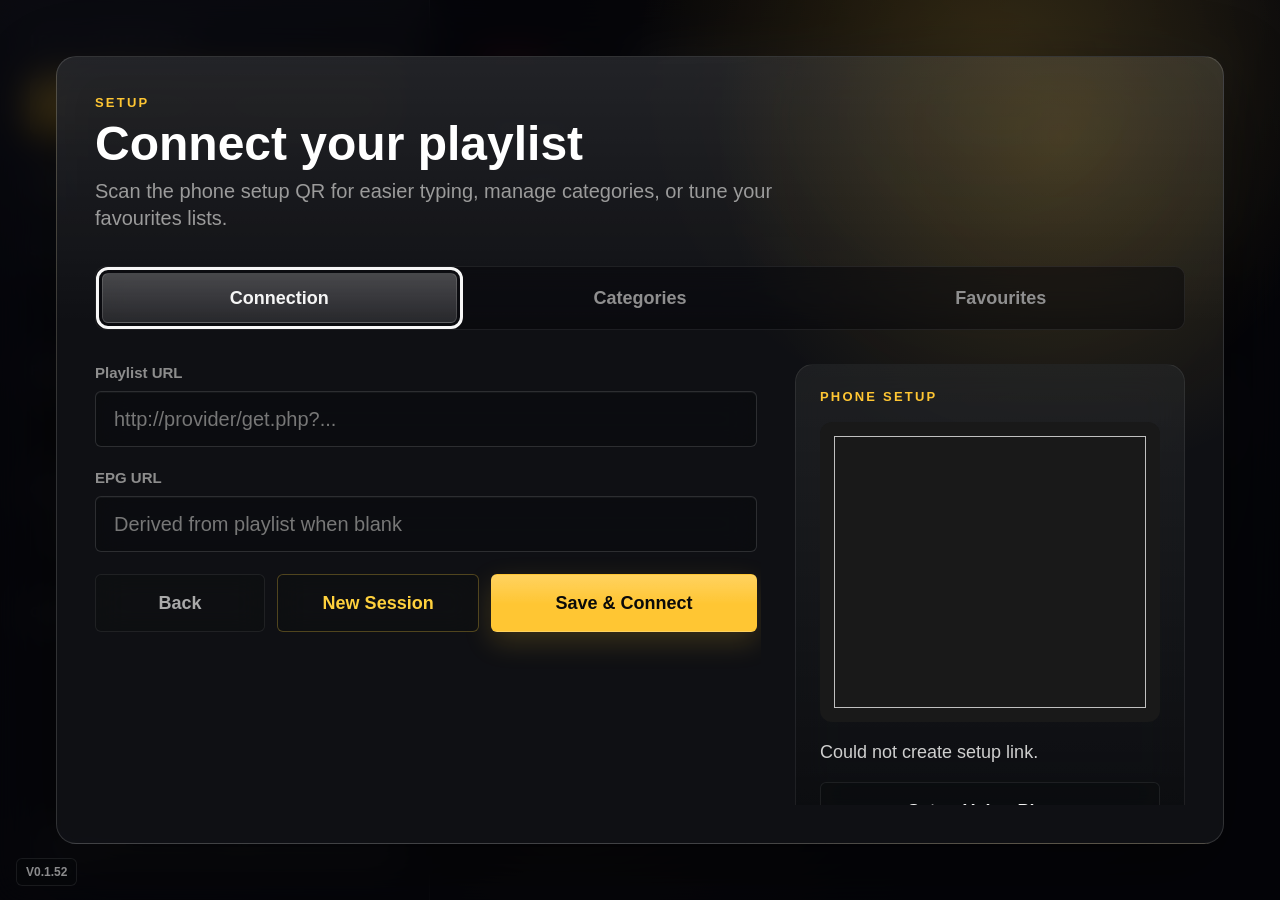
<file: webos-companion/index.html>
<!doctype html>
<html lang="en">
<head>
  <meta charset="utf-8">
  <meta name="viewport" content="width=device-width, initial-scale=1">
  <title>IPTV Sidekick</title>
  <link rel="stylesheet" href="styles.css">
</head>
<body>
  <main class="app">
    <aside class="sidebar">
      <div class="sidebar-controls">
        <h1>IPTV Sidekick</h1>
        <button id="openSetup" class="primary secondary-action" type="button">Setup</button>
        <div class="mode-row library-row">
          <button id="liveMode" class="mode active" type="button">Live TV</button>
          <button id="moviesMode" class="mode" type="button">Movies</button>
        </div>
        <label class="field">
          <span>Search</span>
          <div class="search-row">
            <input id="search" type="search" placeholder="Channels or movie names">
            <button id="searchGo" class="mode search-go" type="button">Go</button>
          </div>
        </label>
        <section class="curated-panel" aria-label="Curated lists">
          <div class="curated-head">
            <span>Favourites</span>
            <button id="newList" type="button">+ New list</button>
          </div>
          <select id="curatedListSelect" class="curated-select"></select>
        </section>
        <label class="field">
          <span>Category</span>
          <select id="categorySelect">
            <option value="">All kept categories</option>
          </select>
        </label>
        <p id="connectionSummary" class="connection-summary">No session connected.</p>
        <button id="showRemoteQrMain" class="mode remote-qr-action" type="button">Remote QR</button>
      </div>
      <p id="status" class="status">Open Setup to add your playlist.</p>
    </aside>

    <section class="content">
      <section class="guide-header">
        <div class="selection">
          <div class="hero-line">
            <span class="on-air">ON AIR</span>
            <span id="selectedChannel">No channel selected</span>
          </div>
          <h2 id="selectedTitle">Nothing selected</h2>
          <p id="selectedMeta"></p>
        </div>
        <div class="preview">
          <video id="player" controls tabindex="0"></video>
        </div>
      </section>
      <nav class="guide-tabs" aria-label="Active filters">
        <span>Channel</span>
        <span>Now</span>
        <span>Next</span>
        <span id="playbackTab">HLS proxy</span>
      </nav>
      <div id="grid" class="grid" tabindex="0"></div>
    </section>

    <section id="setupScreen" class="setup-screen" hidden>
      <div class="setup-panel">
        <div class="setup-copy">
          <p class="setup-kicker">Setup</p>
          <h2>Connect your playlist</h2>
          <p>Scan the phone setup QR for easier typing, manage categories, or tune your favourites lists.</p>
        </div>

        <nav class="setup-tabs" aria-label="Setup sections">
          <button id="setupTabConnection" class="setup-tab active" type="button" data-setup-tab="connection">Connection</button>
          <button id="setupTabCategories" class="setup-tab" type="button" data-setup-tab="categories">Categories</button>
          <button id="setupTabFavourites" class="setup-tab" type="button" data-setup-tab="favourites">Favourites</button>
        </nav>

        <div class="setup-tab-panels">
          <section id="setupConnectionPanel" class="setup-tab-panel" data-setup-panel="connection">
            <div class="setup-grid">
              <div class="setup-form">
                <label class="field">
                  <span>Playlist URL</span>
                  <input id="playlistUrl" type="url" placeholder="http://provider/get.php?...">
                </label>
                <label class="field">
                  <span>EPG URL</span>
                  <input id="epgUrl" type="url" placeholder="Derived from playlist when blank">
                </label>
                <div class="setup-actions">
                  <button id="closeSetup" class="mode" type="button">Back</button>
                  <button id="newSession" class="mode setup-new-session" type="button">New Session</button>
                  <button id="saveSetup" class="primary" type="button">Save & Connect</button>
                </div>
                <div id="setupProgress" class="setup-progress" role="status" aria-live="polite" hidden>
                  <span id="setupProgressText">Connecting...</span>
                  <span class="setup-progress-bar" aria-hidden="true"></span>
                </div>
              </div>

              <aside class="setup-qr">
                <p class="setup-kicker">Phone setup</p>
                <img id="setupQr" alt="">
                <p id="setupUrlText">Creating phone setup link...</p>
                <button id="startPhoneSetup" class="mode setup-phone-button" type="button">Setup Using Phone</button>
              </aside>
            </div>
          </section>

          <section id="setupCategoriesPanel" class="setup-tab-panel" data-setup-panel="categories" hidden>
            <header class="setup-section-header">
              <div>
                <p class="setup-kicker">Visible categories</p>
                <h3>Choose what to keep</h3>
                <p id="setupCategorySummary">All categories are selected by default. Deselect anything you do not want to see.</p>
              </div>
              <div class="setup-category-actions">
                <button id="selectAllCategories" class="mode" type="button">Select all</button>
                <button id="clearCategories" class="mode" type="button">Clear</button>
              </div>
            </header>
            <div id="setupCategoryList" class="setup-category-list" tabindex="0"></div>
            <footer class="setup-panel-footer">
              <button id="backToPlaylistSetup" class="mode" type="button">Back</button>
              <button id="finishCategorySetup" class="primary" type="button">Save Categories</button>
            </footer>
          </section>

          <section id="setupFavouritesPanel" class="setup-tab-panel" data-setup-panel="favourites" hidden>
            <header class="setup-section-header">
              <div>
                <p class="setup-kicker">Favourites</p>
                <h3>Manage lists</h3>
                <p>Create smaller channel lists for quicker browsing from the TV or phone remote.</p>
              </div>
              <button id="setupNewList" class="primary setup-new-list" type="button">Add list</button>
            </header>
            <div id="setupListRows" class="setup-list-rows" tabindex="0"></div>
            <footer class="setup-panel-footer">
              <p id="setupListSummary" class="setup-list-summary">Connect first to manage lists.</p>
              <button id="closeSetupFromLists" class="mode" type="button">Done</button>
            </footer>
          </section>
        </div>
      </div>
    </section>

    <section id="listEditorScreen" class="list-editor-screen" hidden>
      <div class="list-editor-panel">
        <header class="list-editor-header">
          <button id="closeListEditor" class="mode back-button" type="button">Back</button>
          <div>
            <p class="setup-kicker">Favourites</p>
            <h2 id="listEditorTitle">New favourites list</h2>
            <p>Search and select the channels you want in this list.</p>
          </div>
        </header>

        <div class="list-editor-body">
          <label class="field">
            <span>List name</span>
            <input id="listName" type="text" placeholder="e.g. Sports favourites">
          </label>
          <div class="editor-toolbar">
            <label class="field">
              <span>Channels</span>
              <input id="listSearch" type="search" placeholder="Search channels...">
            </label>
            <span id="listSelectedCount">0 selected</span>
          </div>
          <div id="listEditorItems" class="list-editor-items" tabindex="0"></div>
        </div>

        <footer class="list-editor-footer">
          <span id="listFooterCount">0 channels selected</span>
          <button id="cancelList" class="mode" type="button">Cancel</button>
          <button id="createList" class="primary" type="button">Create list</button>
        </footer>
      </div>
    </section>

    <section id="remoteQrOverlay" class="qr-overlay" hidden>
      <div class="qr-dialog">
        <div class="setup-copy">
          <p class="setup-kicker">Phone remote</p>
          <h2>Scan to control this TV</h2>
          <p>Open this on your phone to search, filter, play, and stop streams for this TV session.</p>
        </div>
        <img id="remoteQr" alt="">
        <p id="remoteQrText"></p>
        <button id="closeRemoteQr" class="primary" type="button">Close</button>
      </div>
    </section>
  </main>
  <span id="appVersion" class="app-version" aria-label="App version">v0.1.52</span>
  <script src="vendor/hls.min.js"></script>
  <script src="js/state.js"></script>
  <script src="js/api.js"></script>
  <script src="js/setup.js"></script>
  <script src="js/lists.js"></script>
  <script src="js/media.js"></script>
  <script src="js/playback.js"></script>
  <script src="js/main.js"></script>
</body>
</html>
</file>
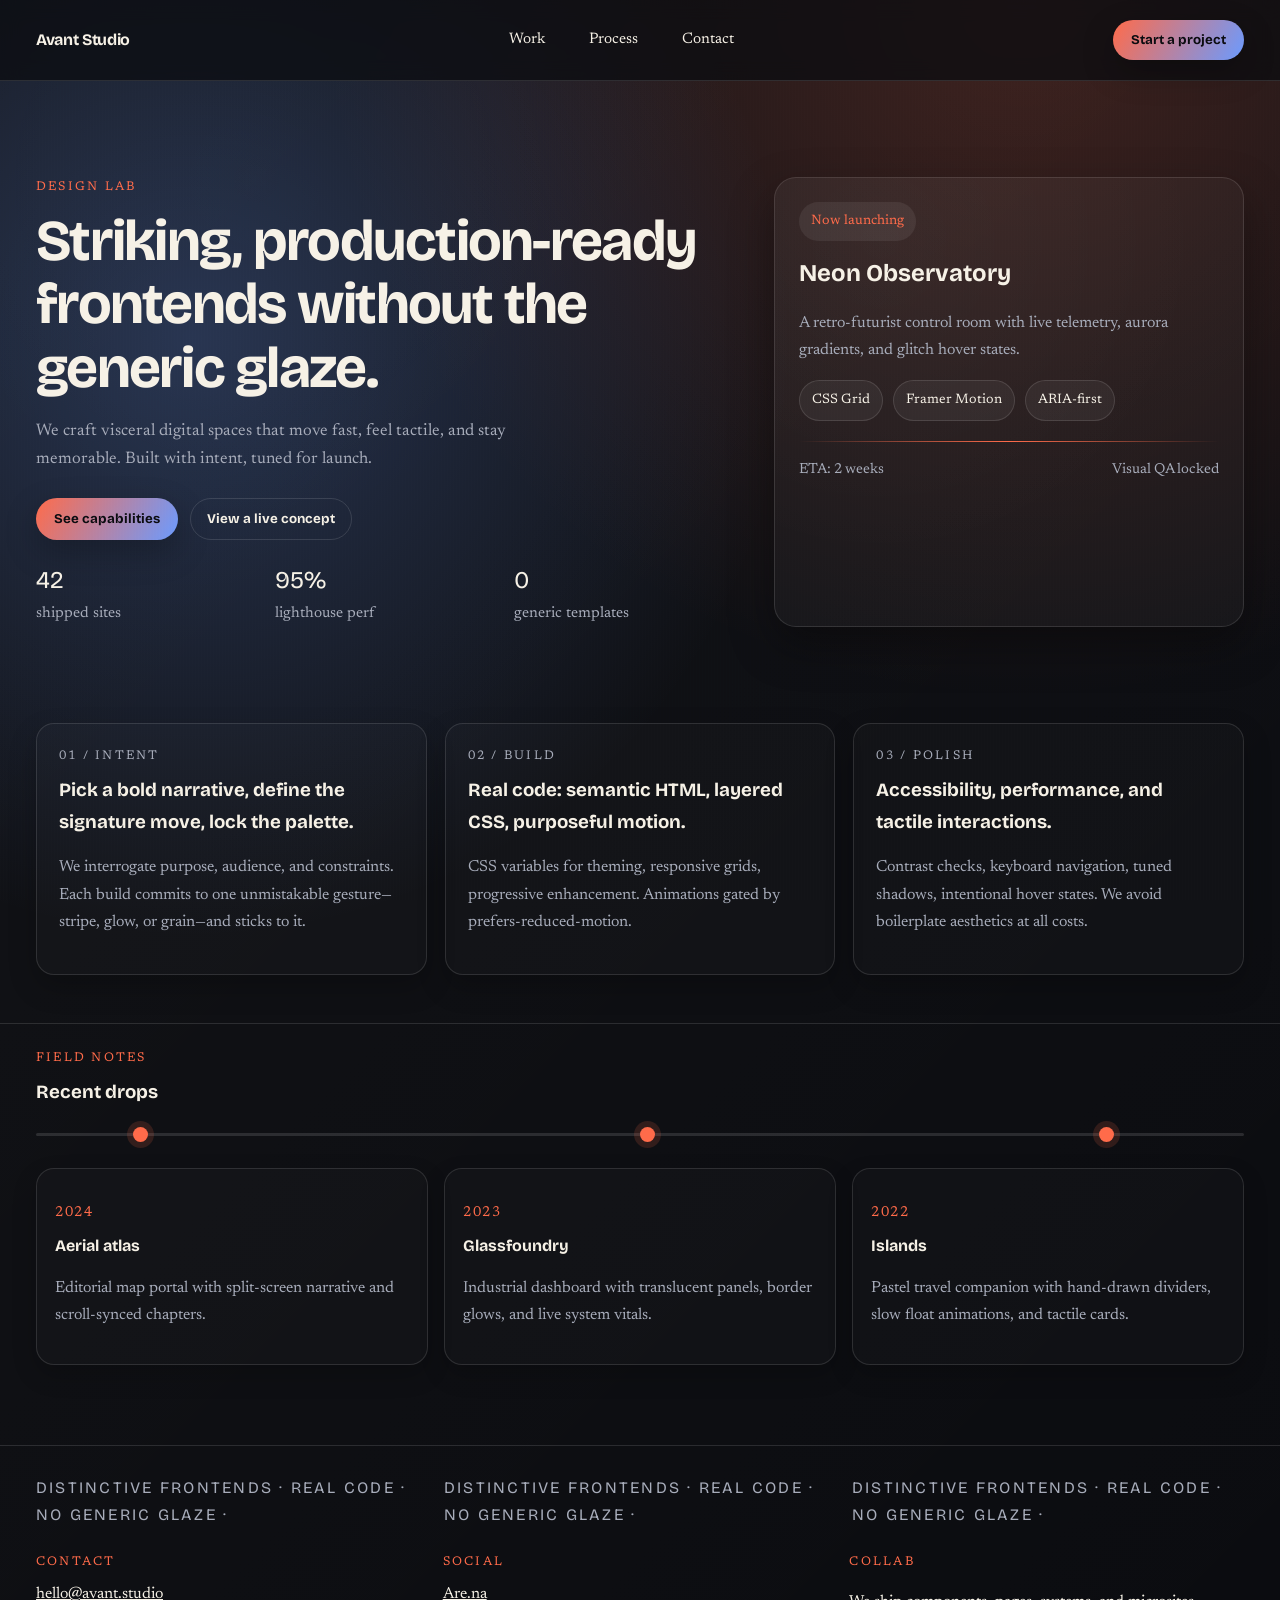
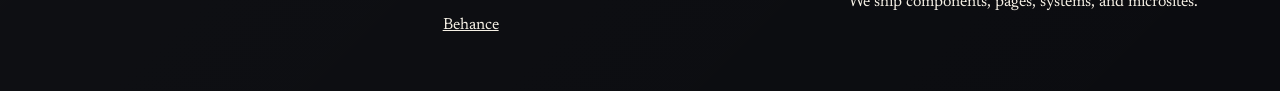
<file: .agents/skills/assets/vanilla-starter/index.html>
<!DOCTYPE html>
<html lang="en">
<head>
  <meta charset="UTF-8" />
  <meta name="viewport" content="width=device-width, initial-scale=1.0" />
  <title>Avant Studio</title>
  <link rel="preconnect" href="https://fonts.googleapis.com">
  <link rel="preconnect" href="https://fonts.gstatic.com" crossorigin>
  <link href="https://fonts.googleapis.com/css2?family=Bricolage+Grotesque:wght@500;700&family=Newsreader:opsz,wght@6..72,400;600&display=swap" rel="stylesheet">
  <link rel="stylesheet" href="./style.css" />
</head>
<body>
  <a class="skip-link" href="#main">Skip to content</a>
  <div class="grain"></div>
  <header class="top-bar">
    <div class="logo">Avant Studio</div>
    <nav>
      <a href="#main">Work</a>
      <a href="#process">Process</a>
      <a href="#contact">Contact</a>
    </nav>
    <button class="cta">Start a project</button>
  </header>

  <main id="main">
    <section class="hero">
      <div class="hero-copy">
        <p class="eyebrow">Design lab</p>
        <h1>Striking, production-ready frontends without the generic glaze.</h1>
        <p class="lede">We craft visceral digital spaces that move fast, feel tactile, and stay memorable. Built with intent, tuned for launch.</p>
        <div class="actions">
          <button class="cta primary">See capabilities</button>
          <button class="ghost">View a live concept</button>
        </div>
        <div class="stats">
          <div><span>42</span> shipped sites</div>
          <div><span>95%</span> lighthouse perf</div>
          <div><span>0</span> generic templates</div>
        </div>
      </div>
      <div class="hero-card reveal">
        <div class="tag">Now launching</div>
        <div class="card-body">
          <h2>Neon Observatory</h2>
          <p>A retro-futurist control room with live telemetry, aurora gradients, and glitch hover states.</p>
          <div class="pill">CSS Grid</div>
          <div class="pill">Framer Motion</div>
          <div class="pill">ARIA-first</div>
          <div class="line"></div>
          <div class="meta">
            <span>ETA: 2 weeks</span>
            <span>Visual QA locked</span>
          </div>
        </div>
      </div>
    </section>

    <section class="grid" id="process">
      <article class="panel reveal">
        <p class="eyebrow">01 / Intent</p>
        <h3>Pick a bold narrative, define the signature move, lock the palette.</h3>
        <p>We interrogate purpose, audience, and constraints. Each build commits to one unmistakable gesture—stripe, glow, or grain—and sticks to it.</p>
      </article>
      <article class="panel reveal">
        <p class="eyebrow">02 / Build</p>
        <h3>Real code: semantic HTML, layered CSS, purposeful motion.</h3>
        <p>CSS variables for theming, responsive grids, progressive enhancement. Animations gated by prefers-reduced-motion.</p>
      </article>
      <article class="panel reveal">
        <p class="eyebrow">03 / Polish</p>
        <h3>Accessibility, performance, and tactile interactions.</h3>
        <p>Contrast checks, keyboard navigation, tuned shadows, intentional hover states. We avoid boilerplate aesthetics at all costs.</p>
      </article>
    </section>

    <section class="timeline" id="contact">
      <div class="timeline-head">
        <p class="eyebrow">Field notes</p>
        <h3>Recent drops</h3>
      </div>
      <div class="timeline-rail">
        <div class="dot"></div>
        <div class="dot"></div>
        <div class="dot"></div>
      </div>
      <div class="timeline-items">
        <div class="timeline-card reveal">
          <p class="label">2024</p>
          <h4>Aerial atlas</h4>
          <p>Editorial map portal with split-screen narrative and scroll-synced chapters.</p>
        </div>
        <div class="timeline-card reveal">
          <p class="label">2023</p>
          <h4>Glassfoundry</h4>
          <p>Industrial dashboard with translucent panels, border glows, and live system vitals.</p>
        </div>
        <div class="timeline-card reveal">
          <p class="label">2022</p>
          <h4>Islands</h4>
          <p>Pastel travel companion with hand-drawn dividers, slow float animations, and tactile cards.</p>
        </div>
      </div>
    </section>
  </main>

  <footer class="footer">
    <div class="marquee" aria-hidden="true">
      <span>Distinctive frontends · Real code · No generic glaze · </span>
      <span>Distinctive frontends · Real code · No generic glaze · </span>
      <span>Distinctive frontends · Real code · No generic glaze · </span>
    </div>
    <div class="footer-grid">
      <div>
        <p class="eyebrow">Contact</p>
        <a href="mailto:hello@avant.studio">hello@avant.studio</a>
      </div>
      <div>
        <p class="eyebrow">Social</p>
        <a href="#">Are.na</a>
        <a href="#">Behance</a>
      </div>
      <div>
        <p class="eyebrow">Collab</p>
        <p>We ship components, pages, systems, and microsites.</p>
      </div>
    </div>
  </footer>

  <script src="./script.js"></script>
</body>
</html>
</file>
<file: webos-companion/styles.css>
:root {
  --glass-bg: rgba(22, 24, 29, 0.62);
  --glass-bg-strong: rgba(19, 20, 24, 0.82);
  --glass-border: rgba(255, 255, 255, 0.14);
  --glass-border-soft: rgba(255, 255, 255, 0.08);
  --glass-highlight: rgba(255, 255, 255, 0.08);
  --glass-shadow: 0 28px 80px rgba(0, 0, 0, 0.46);
  --glass-shadow-soft: 0 18px 46px rgba(0, 0, 0, 0.32);
  --warm-accent: #ffc633;
  color-scheme: dark;
  font-family: Arial, Helvetica, sans-serif;
  background: #07080b;
  color: #f4f4f4;
}

* {
  box-sizing: border-box;
}

body {
  height: 100vh;
  margin: 0;
  overflow: hidden;
}

.app {
  background:
    radial-gradient(circle at 72% -10%, rgba(255, 198, 51, 0.18), transparent 29%),
    radial-gradient(circle at 8% 12%, rgba(90, 132, 255, 0.18), transparent 32%),
    linear-gradient(135deg, #07080b 0%, #11131a 48%, #08090c 100%);
  display: grid;
  grid-template-columns: 430px minmax(0, 1fr);
  height: 100vh;
  min-height: 0;
}

.sidebar {
  -webkit-backdrop-filter: blur(24px) saturate(145%);
  backdrop-filter: blur(24px) saturate(145%);
  background:
    linear-gradient(180deg, var(--glass-highlight), transparent 34%),
    rgba(14, 15, 19, 0.66);
  border-right: 1px solid var(--glass-border);
  box-shadow: 18px 0 70px rgba(0, 0, 0, 0.32);
  display: grid;
  grid-template-rows: minmax(0, 1fr) auto;
  min-height: 0;
  overflow: hidden;
  padding: 32px 30px 28px;
}

.sidebar-controls {
  display: flex;
  flex-direction: column;
  min-height: 0;
  overflow-y: auto;
  padding-right: 2px;
}

h1,
h2,
p {
  margin: 0;
}

h1 {
  color: #8f8f8f;
  font-size: 17px;
  font-weight: 800;
  letter-spacing: 3px;
  line-height: 1.2;
  margin-bottom: 26px;
  text-transform: uppercase;
}

.field {
  display: grid;
  gap: 10px;
  margin-bottom: 22px;
}

.field span {
  color: #8d8d8d;
  font-size: 15px;
  font-weight: 700;
}

.search-row {
  display: grid;
  gap: 8px;
  grid-template-columns: minmax(0, 1fr) 82px;
}

.search-go {
  color: #f4f4f4;
  min-height: 62px;
  padding: 0 10px;
}

input,
select,
button {
  border-radius: 6px;
  font: inherit;
  min-height: 56px;
}

input,
select {
  -webkit-backdrop-filter: blur(16px);
  backdrop-filter: blur(16px);
  background: rgba(9, 10, 13, 0.62);
  border: 1px solid var(--glass-border);
  box-shadow: inset 0 1px 0 rgba(255, 255, 255, 0.04);
  color: #e8e8e8;
  font-size: 20px;
  padding: 0 18px;
  width: 100%;
}

input::placeholder {
  color: #777;
}

button {
  border: 1px solid transparent;
  cursor: pointer;
  font-size: 18px;
  font-weight: 800;
  padding: 0 16px;
}

button:focus,
input:focus,
select:focus,
video:focus {
  outline: 3px solid #f7f7f7;
  outline-offset: 3px;
}

.primary {
  background:
    linear-gradient(180deg, rgba(255, 255, 255, 0.22), transparent 52%),
    var(--warm-accent);
  box-shadow: 0 10px 28px rgba(255, 198, 51, 0.18);
  color: #0a0a0a;
  width: 100%;
}

.primary:disabled,
.mode:disabled {
  cursor: wait;
  opacity: 0.58;
}

.secondary-action {
  margin-bottom: 24px;
}

.mode {
  -webkit-backdrop-filter: blur(15px);
  backdrop-filter: blur(15px);
  background: rgba(13, 14, 17, 0.58);
  border-color: var(--glass-border-soft);
  color: #a9a9a9;
}

.mode.active {
  background:
    linear-gradient(180deg, rgba(255, 255, 255, 0.12), transparent),
    rgba(255, 255, 255, 0.12);
  border-color: rgba(255, 255, 255, 0.18);
  color: #f4f4f4;
}

.primary:focus,
.mode.active:focus {
  box-shadow: 0 0 0 7px rgba(255, 198, 51, 0.18);
}

.mode-row {
  -webkit-backdrop-filter: blur(18px);
  backdrop-filter: blur(18px);
  background: rgba(7, 8, 11, 0.42);
  border: 1px solid var(--glass-border-soft);
  border-radius: 8px;
  display: grid;
  gap: 6px;
  grid-template-columns: 1fr 1fr;
  margin-bottom: 26px;
  padding: 5px;
}

.mode-row button {
  min-height: 45px;
}

.compact-row {
  margin-bottom: 0;
}

.compact-row button {
  font-size: 14px;
  min-height: 40px;
  text-transform: uppercase;
}

.status {
  align-items: center;
  -webkit-backdrop-filter: blur(16px);
  backdrop-filter: blur(16px);
  background: rgba(255, 255, 255, 0.045);
  border: 1px solid var(--glass-border-soft);
  border-radius: 8px;
  color: #9a9a9a;
  display: flex;
  font-size: 13px;
  font-weight: 700;
  justify-content: space-between;
  line-height: 1.3;
  min-height: 52px;
  overflow: hidden;
  padding: 14px 16px;
  text-transform: uppercase;
  white-space: nowrap;
}

.status::before {
  background: #20d694;
  border-radius: 999px;
  content: "";
  display: inline-block;
  height: 8px;
  margin-right: 10px;
  width: 8px;
}

.app-version {
  -webkit-backdrop-filter: blur(14px);
  backdrop-filter: blur(14px);
  background: rgba(8, 9, 12, 0.46);
  border: 1px solid var(--glass-border-soft);
  border-radius: 6px;
  bottom: 14px;
  color: rgba(244, 244, 244, 0.56);
  font-size: 12px;
  font-weight: 800;
  left: 16px;
  letter-spacing: 0;
  line-height: 1;
  padding: 7px 9px;
  pointer-events: none;
  position: fixed;
  text-transform: uppercase;
  z-index: 80;
}

.connection-summary {
  color: #8d8d8d;
  font-size: 14px;
  font-weight: 700;
  line-height: 1.35;
  margin-bottom: 18px;
  margin-top: 18px;
}

.curated-panel {
  display: grid;
  gap: 10px;
  margin-bottom: 22px;
}

.curated-head {
  align-items: center;
  color: #8d8d8d;
  display: flex;
  font-size: 15px;
  font-weight: 800;
  justify-content: space-between;
}

.curated-head button {
  background: transparent;
  color: #ffc633;
  font-size: 15px;
  min-height: 34px;
  padding: 0 2px;
}

.curated-select {
  background: rgba(17, 16, 11, 0.64);
  border-color: rgba(255, 198, 51, 0.28);
  color: #f1f1f1;
  font-size: 20px;
  min-height: 62px;
}

#categorySelect {
  border-color: #303030;
}

.curated-empty {
  color: #8d8d8d;
  font-size: 16px;
  line-height: 1.35;
  padding: 18px;
}

.remote-qr-action {
  margin-top: auto;
  min-height: 56px;
  width: 100%;
}

.content {
  background:
    radial-gradient(circle at 76% 6%, rgba(255, 255, 255, 0.12), transparent 26%),
    radial-gradient(circle at 18% 76%, rgba(255, 198, 51, 0.08), transparent 34%),
    rgba(6, 7, 10, 0.34);
  display: grid;
  gap: 24px;
  grid-template-rows: 330px 44px minmax(0, 1fr);
  min-height: 0;
  overflow: hidden;
  padding: 46px 48px 42px;
}

.guide-header {
  display: grid;
  gap: 52px;
  grid-template-columns: minmax(0, 1fr) 600px;
  min-height: 0;
}

.selection {
  display: grid;
  grid-template-rows: auto auto minmax(0, 1fr);
  min-width: 0;
  padding-top: 6px;
}

.hero-line {
  align-items: center;
  color: #888;
  display: flex;
  font-size: 19px;
  font-weight: 700;
  gap: 14px;
  min-width: 0;
  overflow: hidden;
  white-space: nowrap;
}

.on-air {
  background: #420d12;
  border-radius: 4px;
  color: #ff4c5b;
  flex: 0 0 auto;
  font-size: 13px;
  font-weight: 900;
  letter-spacing: 1.5px;
  padding: 5px 9px;
}

#selectedChannel {
  overflow: hidden;
  text-overflow: ellipsis;
}

#selectedTitle {
  color: #ffffff;
  font-size: 54px;
  font-weight: 800;
  letter-spacing: 0;
  line-height: 1.08;
  margin-top: 20px;
  max-width: 820px;
  overflow: hidden;
}

#selectedMeta {
  color: #9b9b9b;
  font-size: 22px;
  font-weight: 500;
  line-height: 1.42;
  margin-top: 22px;
  max-height: 164px;
  max-width: 740px;
  overflow: hidden;
  white-space: pre-line;
}

.preview {
  align-self: start;
  -webkit-backdrop-filter: blur(18px);
  backdrop-filter: blur(18px);
  background:
    linear-gradient(180deg, rgba(255, 255, 255, 0.08), transparent 42%),
    rgba(0, 0, 0, 0.64);
  border: 1px solid var(--glass-border);
  border-radius: 18px;
  box-shadow: var(--glass-shadow-soft);
  height: 255px;
  overflow: hidden;
  position: relative;
}

video {
  background: #000;
  height: 100%;
  object-fit: contain;
  width: 100%;
}

.preview.loading::before {
  animation: spin 0.9s linear infinite;
  border: 4px solid rgba(255, 255, 255, 0.22);
  border-radius: 999px;
  border-top-color: #fff;
  content: "";
  height: 46px;
  left: 50%;
  margin-left: -23px;
  margin-top: -23px;
  position: absolute;
  top: 50%;
  width: 46px;
  z-index: 2;
}

.preview.loading::after {
  background: rgba(0, 0, 0, 0.48);
  content: "";
  inset: 0;
  position: absolute;
  z-index: 1;
}

.preview.fullscreen-preview {
  border: 0;
  border-radius: 0;
  height: auto;
  inset: 0;
  position: fixed;
  width: auto;
  z-index: 40;
}

.preview.fullscreen-preview video {
  height: 100vh;
  object-fit: contain;
  width: 100vw;
}

body.video-fullscreen .app {
  display: block;
}

body.video-fullscreen .sidebar,
body.video-fullscreen .guide-tabs,
body.video-fullscreen .selection,
body.video-fullscreen .grid,
body.video-fullscreen .app-version {
  display: none;
}

body.video-fullscreen .content,
body.video-fullscreen .guide-header,
body.video-fullscreen .preview {
  background: #000;
  border: 0;
  border-radius: 0;
  box-shadow: none;
  display: block;
  height: 100vh;
  inset: 0;
  margin: 0;
  max-height: none;
  max-width: none;
  overflow: hidden;
  padding: 0;
  position: fixed;
  width: 100vw;
  z-index: 100;
}

body.video-fullscreen .preview video {
  height: 100vh;
  object-fit: contain;
  width: 100vw;
}

@keyframes spin {
  to {
    transform: rotate(360deg);
  }
}

.guide-tabs {
  align-items: stretch;
  -webkit-backdrop-filter: blur(18px);
  backdrop-filter: blur(18px);
  background: rgba(255, 255, 255, 0.045);
  border: 1px solid var(--glass-border-soft);
  border-radius: 8px;
  color: #8b8b8b;
  display: grid;
  grid-template-columns: 35% 28% 28% 9%;
  overflow: hidden;
  padding: 0 18px;
}

.guide-tabs span {
  align-items: center;
  display: flex;
  font-size: 14px;
  font-weight: 900;
  justify-content: flex-start;
  letter-spacing: 3px;
  min-width: 0;
  overflow: hidden;
  text-overflow: ellipsis;
  text-transform: uppercase;
  white-space: nowrap;
}

.guide-tabs span:last-child {
  justify-content: center;
}

.grid {
  align-content: start;
  display: grid;
  grid-template-columns: minmax(0, 1fr);
  min-height: 0;
  overscroll-behavior: contain;
  overflow-y: auto;
  scroll-behavior: smooth;
}

.grid::-webkit-scrollbar,
.sidebar-controls::-webkit-scrollbar {
  width: 10px;
}

.grid::-webkit-scrollbar-thumb,
.sidebar-controls::-webkit-scrollbar-thumb {
  background: rgba(255, 255, 255, 0.24);
  border-radius: 5px;
}

.card {
  align-items: center;
  background: rgba(255, 255, 255, 0.026);
  border-bottom: 1px solid var(--glass-border-soft);
  color: #e6e6e6;
  cursor: pointer;
  display: grid;
  gap: 18px;
  grid-template-columns: 35% 28% 28% 9%;
  min-height: 88px;
  padding: 12px 18px;
  text-align: left;
  width: 100%;
}

.card:focus {
  background:
    linear-gradient(180deg, rgba(255, 255, 255, 0.72), rgba(235, 235, 230, 0.95)),
    #f4f4f4;
  border-bottom-color: transparent;
  border-radius: 8px;
  color: #0c0c0c;
  outline: 0;
  box-shadow: 0 12px 34px rgba(0, 0, 0, 0.32);
}

.channel-cell {
  align-items: center;
  display: grid;
  gap: 22px;
  grid-template-columns: 62px minmax(0, 1fr);
  min-width: 0;
  overflow: hidden;
}

.card img,
.card .fallback {
  background: rgba(255, 255, 255, 0.11);
  border: 1px solid rgba(255, 255, 255, 0.08);
  border-radius: 6px;
  height: 62px;
  object-fit: contain;
  width: 62px;
}

.card .fallback {
  align-items: center;
  color: #9c9c9c;
  display: flex;
  font-size: 13px;
  font-weight: 900;
  justify-content: center;
}

.channel-text {
  min-width: 0;
}

.card strong {
  color: #e8e8e8;
  display: block;
  font-size: 22px;
  font-weight: 800;
  line-height: 1.15;
  overflow: hidden;
  text-overflow: ellipsis;
  white-space: nowrap;
}

.channel-text span {
  color: #858585;
  display: block;
  font-size: 15px;
  font-weight: 800;
  margin-top: 7px;
  overflow: hidden;
  text-overflow: ellipsis;
  text-transform: none;
  white-space: nowrap;
}

.programme-cell,
.mode-cell {
  align-items: flex-start;
  color: #cfcfcf;
  display: flex;
  flex-direction: column;
  font-size: 21px;
  font-weight: 500;
  justify-content: center;
  line-height: 1.2;
  min-width: 0;
  overflow: hidden;
  text-overflow: ellipsis;
  white-space: nowrap;
}

.programme-title,
.programme-time {
  display: block;
  max-width: 100%;
  min-width: 0;
  overflow: hidden;
  text-overflow: ellipsis;
  white-space: nowrap;
}

.programme-time {
  color: #747474;
  font-size: 15px;
  font-weight: 500;
  margin-top: 6px;
}

.mode-cell {
  align-items: center;
  background: rgba(255, 255, 255, 0.1);
  border-radius: 999px;
  color: #d8d8d8;
  font-size: 12px;
  font-weight: 900;
  flex-direction: row;
  justify-content: center;
  justify-self: center;
  min-height: 25px;
  padding: 0 12px;
  text-align: center;
  text-transform: uppercase;
}

.direct-format {
  background: rgba(3, 61, 43, 0.78);
  color: #18e49d;
}

.card:focus strong,
.card:focus .channel-text span,
.card:focus .programme-cell,
.card:focus .programme-time {
  color: #0c0c0c;
}

.card:focus .mode-cell {
  background: #111;
  color: #f4f4f4;
}

.setup-screen {
  -webkit-backdrop-filter: blur(18px);
  backdrop-filter: blur(18px);
  background:
    radial-gradient(circle at 78% 8%, rgba(255, 198, 51, 0.16), transparent 28%),
    rgba(4, 5, 8, 0.78);
  display: grid;
  inset: 0;
  padding: 56px;
  place-items: center;
  position: fixed;
  z-index: 20;
}

.setup-screen.keyboard-open {
  align-items: start;
  padding-bottom: 420px;
  padding-top: 18px;
}

.list-editor-screen {
  background:
    radial-gradient(circle at 12% 16%, rgba(90, 132, 255, 0.12), transparent 28%),
    radial-gradient(circle at 82% 3%, rgba(255, 198, 51, 0.1), transparent 28%),
    #090a0d;
  display: grid;
  inset: 0;
  position: fixed;
  z-index: 24;
}

.list-editor-screen[hidden] {
  display: none;
}

.list-editor-panel {
  display: grid;
  grid-template-rows: auto minmax(0, 1fr) auto;
  min-height: 0;
}

.list-editor-header,
.list-editor-footer {
  align-items: center;
  -webkit-backdrop-filter: blur(18px);
  backdrop-filter: blur(18px);
  background: rgba(16, 17, 21, 0.72);
  border-color: var(--glass-border-soft);
  display: grid;
  gap: 24px;
  padding: 34px 80px;
}

.list-editor-header {
  grid-template-columns: 84px minmax(0, 1fr);
}

.list-editor-footer {
  grid-template-columns: 84px minmax(0, 1fr) 210px;
}

.list-editor-header {
  border-bottom: 1px solid #252525;
}

.list-editor-header h2 {
  color: #f5f5f5;
  font-size: 40px;
  line-height: 1.05;
}

.list-editor-header p:not(.setup-kicker) {
  color: #8d8d8d;
  font-size: 20px;
  margin-top: 6px;
}

.back-button {
  min-height: 66px;
}

.list-editor-body {
  display: grid;
  gap: 26px;
  margin: 0 auto;
  max-width: 1120px;
  min-height: 0;
  padding: 54px 0 34px;
  width: 100%;
}

.editor-toolbar {
  align-items: end;
  display: grid;
  gap: 24px;
  grid-template-columns: minmax(0, 1fr) auto;
}

#listSelectedCount,
#listFooterCount {
  color: #8d8d8d;
  font-size: 20px;
  font-weight: 800;
}

.list-editor-items {
  -webkit-backdrop-filter: blur(18px);
  backdrop-filter: blur(18px);
  background: rgba(255, 255, 255, 0.035);
  border: 1px solid var(--glass-border-soft);
  border-radius: 14px;
  min-height: 0;
  overflow-y: auto;
}

.editor-item {
  align-items: center;
  background: rgba(255, 255, 255, 0.024);
  border-bottom: 1px solid var(--glass-border-soft);
  color: #f4f4f4;
  display: grid;
  gap: 18px;
  grid-template-columns: 44px 70px minmax(0, 1fr);
  min-height: 96px;
  padding: 14px 24px;
  text-align: left;
  width: 100%;
}

.editor-item:focus {
  outline: 3px solid #ffc633;
  outline-offset: -3px;
}

.editor-item.selected {
  background:
    linear-gradient(90deg, rgba(255, 198, 51, 0.18), rgba(255, 255, 255, 0.035)),
    rgba(23, 20, 11, 0.72);
}

.editor-check {
  background: rgba(255, 255, 255, 0.035);
  border: 2px solid rgba(255, 255, 255, 0.16);
  border-radius: 8px;
  color: #ffc633;
  display: grid;
  font-size: 22px;
  font-weight: 900;
  height: 36px;
  place-items: center;
  width: 36px;
}

.editor-item.selected .editor-check {
  border-color: #ffc633;
}

.editor-item img,
.editor-fallback {
  background: rgba(255, 255, 255, 0.11);
  border: 1px solid rgba(255, 255, 255, 0.08);
  border-radius: 8px;
  height: 64px;
  object-fit: contain;
  width: 64px;
}

.editor-fallback {
  align-items: center;
  color: #bdbdbd;
  display: flex;
  font-size: 13px;
  font-weight: 900;
  justify-content: center;
}

.editor-item-body {
  display: grid;
  gap: 5px;
  min-width: 0;
}

.editor-item-body strong,
.editor-item-body span {
  overflow: hidden;
  text-overflow: ellipsis;
  white-space: nowrap;
}

.editor-item-body strong {
  font-size: 24px;
}

.editor-item-body span {
  color: #8d8d8d;
  font-size: 17px;
}

.list-editor-footer {
  border-top: 1px solid #252525;
  grid-template-columns: minmax(0, 1fr) 170px 210px;
}

.setup-screen[hidden] {
  display: none;
}

.setup-panel {
  -webkit-backdrop-filter: blur(26px) saturate(145%);
  backdrop-filter: blur(26px) saturate(145%);
  background:
    linear-gradient(180deg, var(--glass-highlight), transparent 34%),
    radial-gradient(circle at 86% 10%, rgba(255, 198, 51, 0.16), transparent 28%),
    var(--glass-bg-strong);
  border: 1px solid var(--glass-border);
  border-radius: 20px;
  box-shadow: var(--glass-shadow);
  display: grid;
  gap: 34px;
  grid-template-rows: auto auto minmax(0, 1fr);
  height: calc(100vh - 112px);
  max-height: calc(100vh - 112px);
  max-width: 1440px;
  min-height: 0;
  overflow: hidden;
  padding: 38px;
  width: 100%;
}

.setup-tabs {
  -webkit-backdrop-filter: blur(16px);
  backdrop-filter: blur(16px);
  background: rgba(5, 6, 9, 0.48);
  border: 1px solid var(--glass-border-soft);
  border-radius: 10px;
  display: grid;
  gap: 6px;
  grid-template-columns: repeat(3, 1fr);
  padding: 6px;
}

.setup-tab {
  background: transparent;
  border-color: transparent;
  color: #8f8f8f;
  min-height: 50px;
}

.setup-tab.active {
  background:
    linear-gradient(180deg, rgba(255, 255, 255, 0.14), transparent),
    rgba(255, 255, 255, 0.12);
  border-color: rgba(255, 255, 255, 0.14);
  color: #f5f5f5;
}

.setup-tab-panels {
  display: grid;
  min-height: 0;
  overflow: hidden;
}

.setup-tab-panel {
  min-height: 0;
  overflow: hidden;
}

.setup-tab-panel[hidden] {
  display: none;
}

.setup-tab-panel {
  display: grid;
  gap: 24px;
}

#setupCategoriesPanel,
#setupFavouritesPanel {
  grid-template-rows: auto minmax(0, 1fr) auto;
}

.setup-screen.keyboard-open .setup-panel {
  gap: 20px;
  height: calc(100vh - 410px);
  max-height: calc(100vh - 410px);
  padding: 24px 30px;
}

.setup-screen.keyboard-open .setup-copy {
  gap: 4px;
}

.setup-screen.keyboard-open .setup-copy h2 {
  font-size: 34px;
}

.setup-screen.keyboard-open .setup-copy p:not(.setup-kicker) {
  display: none;
}

.setup-screen.keyboard-open .setup-grid {
  gap: 22px;
  grid-template-columns: minmax(0, 1fr) 300px;
}

.setup-screen.keyboard-open .setup-qr {
  gap: 10px;
  padding: 16px;
}

.setup-screen.keyboard-open #setupQr {
  min-height: 170px;
  padding: 10px;
}

.setup-screen.keyboard-open #setupUrlText {
  font-size: 14px;
  max-height: 56px;
  overflow: hidden;
}

.setup-copy {
  display: grid;
  gap: 10px;
}

.setup-kicker {
  color: #ffc633;
  font-size: 13px;
  font-weight: 900;
  letter-spacing: 2.2px;
  text-transform: uppercase;
}

.setup-copy h2 {
  color: #fff;
  font-size: 48px;
  line-height: 1;
}

.setup-copy p:not(.setup-kicker) {
  color: #9b9b9b;
  font-size: 20px;
  line-height: 1.35;
  max-width: 760px;
}

.setup-grid {
  display: grid;
  gap: 34px;
  grid-template-columns: minmax(0, 1fr) 390px;
  min-height: 0;
}

.setup-form {
  min-height: 0;
  overflow-y: auto;
  padding-right: 4px;
}

.setup-actions {
  display: grid;
  gap: 12px;
  grid-template-columns: 0.8fr 0.95fr 1.25fr;
}

.setup-actions button {
  min-height: 58px;
}

.setup-progress {
  align-items: center;
  -webkit-backdrop-filter: blur(16px);
  backdrop-filter: blur(16px);
  background: rgba(255, 255, 255, 0.055);
  border: 1px solid var(--glass-border-soft);
  border-radius: 8px;
  color: #f4f4f4;
  display: grid;
  gap: 14px;
  margin-top: 16px;
  min-height: 66px;
  padding: 12px 16px;
}

.setup-progress[hidden] {
  display: none;
}

.setup-progress-bar {
  background: linear-gradient(90deg, transparent, #ffc633, transparent);
  border-radius: 999px;
  height: 4px;
  overflow: hidden;
  position: relative;
}

.setup-progress-bar::after {
  animation: setup-progress-slide 1.2s ease-in-out infinite;
  background: rgba(255, 255, 255, 0.42);
  content: "";
  inset: 0 auto 0 0;
  position: absolute;
  width: 34%;
}

@keyframes setup-progress-slide {
  0% {
    transform: translateX(-120%);
  }

  100% {
    transform: translateX(330%);
  }
}

.setup-new-session {
  border-color: rgba(255, 209, 61, 0.28);
  color: #ffd13d;
}

.setup-section-header {
  align-items: end;
  display: grid;
  gap: 22px;
  grid-template-columns: minmax(0, 1fr) 260px;
}

.setup-section-header h3 {
  color: #fff;
  font-size: 34px;
  line-height: 1;
  margin: 0;
}

.setup-section-header p:not(.setup-kicker) {
  color: #9b9b9b;
  font-size: 18px;
  line-height: 1.35;
  margin-top: 8px;
}

.setup-panel-footer {
  align-items: center;
  display: grid;
  gap: 14px;
  grid-template-columns: minmax(0, 1fr) 230px;
}

.setup-panel-footer button {
  min-height: 58px;
}

.setup-new-list {
  min-height: 58px;
}

.setup-list-rows {
  -webkit-backdrop-filter: blur(16px);
  backdrop-filter: blur(16px);
  background: rgba(255, 255, 255, 0.032);
  border: 1px solid var(--glass-border-soft);
  border-radius: 10px;
  min-height: 0;
  overflow-y: auto;
}

.setup-list-row {
  align-items: center;
  border-bottom: 1px solid var(--glass-border-soft);
  display: grid;
  gap: 18px;
  grid-template-columns: minmax(0, 1fr) 230px;
  min-height: 84px;
  padding: 14px 16px;
}

.setup-list-body {
  display: grid;
  gap: 6px;
  min-width: 0;
}

.setup-list-body strong {
  color: #f4f4f4;
  font-size: 22px;
  overflow: hidden;
  text-overflow: ellipsis;
  white-space: nowrap;
}

.setup-list-body span,
.setup-list-summary {
  color: #8d8d8d;
  font-size: 16px;
  font-weight: 700;
}

.setup-list-actions {
  display: grid;
  gap: 10px;
  grid-template-columns: 1fr 1fr;
}

.setup-list-actions button {
  font-size: 15px;
  min-height: 46px;
}

.danger-action {
  border-color: rgba(255, 104, 104, 0.3);
  color: #ff8b8b;
}

.category-setup-screen {
  -webkit-backdrop-filter: blur(18px);
  backdrop-filter: blur(18px);
  background:
    radial-gradient(circle at 78% 8%, rgba(255, 198, 51, 0.16), transparent 28%),
    rgba(4, 5, 8, 0.78);
  display: grid;
  inset: 0;
  padding: 56px;
  place-items: center;
  position: fixed;
  z-index: 22;
}

.category-setup-screen[hidden] {
  display: none;
}

.category-setup-panel {
  -webkit-backdrop-filter: blur(26px) saturate(145%);
  backdrop-filter: blur(26px) saturate(145%);
  background:
    linear-gradient(180deg, var(--glass-highlight), transparent 34%),
    radial-gradient(circle at 86% 10%, rgba(255, 198, 51, 0.16), transparent 28%),
    var(--glass-bg-strong);
  border: 1px solid var(--glass-border);
  border-radius: 20px;
  box-shadow: var(--glass-shadow);
  display: grid;
  gap: 26px;
  grid-template-rows: auto minmax(0, 1fr) auto;
  max-height: calc(100vh - 112px);
  max-width: 1040px;
  min-height: 0;
  padding: 38px;
  width: 100%;
}

.category-setup-header {
  align-items: end;
  display: grid;
  gap: 24px;
  grid-template-columns: minmax(0, 1fr) 260px;
}

.category-setup-header h2 {
  color: #fff;
  font-size: 44px;
  line-height: 1;
  margin: 0;
}

.category-setup-header p:not(.setup-kicker) {
  color: #9b9b9b;
  font-size: 19px;
  line-height: 1.35;
  margin-top: 10px;
  max-width: 720px;
}

.setup-category-actions {
  display: grid;
  gap: 10px;
  grid-template-columns: 1fr 1fr;
}

.setup-category-actions button {
  font-size: 14px;
  min-height: 44px;
}

.setup-category-list {
  -webkit-backdrop-filter: blur(16px);
  backdrop-filter: blur(16px);
  background: rgba(255, 255, 255, 0.032);
  border: 1px solid var(--glass-border-soft);
  border-radius: 10px;
  display: grid;
  max-height: none;
  min-height: 0;
  overflow-y: auto;
}

.category-setup-footer {
  display: grid;
  gap: 14px;
  grid-template-columns: 0.85fr 1.15fr;
}

.category-setup-footer button {
  min-height: 62px;
}

.category-choice {
  align-items: center;
  border-bottom: 1px solid var(--glass-border-soft);
  color: #e8e8e8;
  display: grid;
  gap: 14px;
  grid-template-columns: 34px minmax(0, 1fr);
  min-height: 58px;
  padding: 10px 14px;
}

.category-choice:focus-within,
.category-choice:focus {
  outline: 3px solid #ffc633;
  outline-offset: -3px;
}

.category-choice input {
  accent-color: #ffc633;
  height: 24px;
  min-height: 24px;
  padding: 0;
  width: 24px;
}

.category-choice span {
  font-size: 17px;
  font-weight: 700;
  overflow: hidden;
  text-overflow: ellipsis;
  white-space: nowrap;
}

.setup-qr {
  -webkit-backdrop-filter: blur(18px);
  backdrop-filter: blur(18px);
  background:
    linear-gradient(180deg, rgba(255, 255, 255, 0.08), transparent),
    rgba(8, 9, 12, 0.62);
  border: 1px solid var(--glass-border-soft);
  border-radius: 18px;
  display: grid;
  gap: 18px;
  grid-template-rows: auto auto minmax(0, 1fr) auto;
  padding: 24px;
}

.setup-phone-button {
  color: #f4f4f4;
  min-height: 58px;
  width: 100%;
}

#setupQr {
  align-self: start;
  background: #fff;
  border-radius: 12px;
  display: block;
  min-height: 300px;
  object-fit: contain;
  padding: 14px;
  width: 100%;
}

#setupQr:not([src]) {
  background: #191919;
}

#setupUrlText {
  color: #cfcfcf;
  font-size: 18px;
  line-height: 1.35;
  overflow-wrap: anywhere;
}

.qr-overlay {
  -webkit-backdrop-filter: blur(18px);
  backdrop-filter: blur(18px);
  background:
    radial-gradient(circle at 78% 12%, rgba(255, 198, 51, 0.16), transparent 30%),
    rgba(0, 0, 0, 0.72);
  display: grid;
  inset: 0;
  padding: 56px;
  place-items: center;
  position: fixed;
  z-index: 30;
}

.qr-overlay[hidden] {
  display: none;
}

.qr-dialog {
  -webkit-backdrop-filter: blur(24px) saturate(145%);
  backdrop-filter: blur(24px) saturate(145%);
  background:
    linear-gradient(180deg, var(--glass-highlight), transparent 36%),
    radial-gradient(circle at 78% 6%, rgba(255, 198, 51, 0.18), transparent 30%),
    var(--glass-bg-strong);
  border: 1px solid var(--glass-border);
  border-radius: 22px;
  box-shadow: var(--glass-shadow);
  display: grid;
  gap: 22px;
  max-width: 620px;
  padding: 34px;
  width: 100%;
}

#remoteQr {
  background: #fff;
  border-radius: 14px;
  justify-self: center;
  max-height: 390px;
  object-fit: contain;
  padding: 16px;
  width: min(100%, 390px);
}

#remoteQrText {
  color: #d8d8d8;
  font-size: 18px;
  line-height: 1.35;
  overflow-wrap: anywhere;
  text-align: center;
}
</file>
<file: .agents/skills/assets/vanilla-starter/style.css>
@import url('https://fonts.googleapis.com/css2?family=Bricolage+Grotesque:wght@500;700&family=Newsreader:opsz,wght@6..72,400;600&display=swap');

:root {
  --bg: #0b0c10;
  --fg: #f6f1e6;
  --muted: #a7acba;
  --accent: #ff6b4a;
  --accent-2: #6b9bff;
  --card: rgba(255, 255, 255, 0.03);
  --stroke: rgba(255, 255, 255, 0.12);
  --radius: 18px;
  --shadow: 0 18px 44px rgba(0, 0, 0, 0.35);
  --ease: cubic-bezier(0.22, 1, 0.36, 1);
}

*,
*::before,
*::after {
  box-sizing: border-box;
}

body {
  margin: 0;
  font-family: 'Newsreader', 'Times New Roman', serif;
  color: var(--fg);
  background: var(--bg);
  min-height: 100vh;
  line-height: 1.7;
  text-rendering: optimizeLegibility;
  -webkit-font-smoothing: antialiased;
  background-image:
    radial-gradient(1200px at 15% 20%, rgba(107, 155, 255, 0.25), transparent 50%),
    radial-gradient(1400px at 80% 0%, rgba(255, 107, 74, 0.2), transparent 50%),
    linear-gradient(135deg, rgba(255, 255, 255, 0.03), transparent);
}

.grain {
  position: fixed;
  inset: 0;
  pointer-events: none;
  background:
    radial-gradient(circle at 20% 20%, rgba(255, 255, 255, 0.04), transparent 35%),
    repeating-linear-gradient(90deg, rgba(255, 255, 255, 0.02), rgba(255, 255, 255, 0.02) 1px, transparent 1px, transparent 3px);
  mix-blend-mode: soft-light;
  opacity: 0.7;
  z-index: 1;
}

a {
  color: inherit;
  text-decoration: none;
}

.skip-link {
  position: absolute;
  left: -999px;
  top: 0;
  padding: 12px 16px;
  background: var(--accent);
  color: #0b0c10;
  border-radius: 8px;
  font-weight: 700;
  z-index: 999;
}

.skip-link:focus {
  left: 16px;
  top: 16px;
}

.top-bar {
  position: sticky;
  top: 0;
  z-index: 10;
  display: flex;
  align-items: center;
  justify-content: space-between;
  padding: 18px 36px;
  backdrop-filter: blur(10px);
  background: rgba(11, 12, 16, 0.75);
  border-bottom: 1px solid var(--stroke);
}

.logo {
  font-family: 'Bricolage Grotesque', 'Arial Black', sans-serif;
  font-weight: 700;
  letter-spacing: -0.02em;
}

nav {
  display: flex;
  gap: 18px;
  font-size: 0.95rem;
}

nav a {
  padding: 8px 12px;
  border-radius: 999px;
  border: 1px solid transparent;
  transition: border-color 220ms var(--ease), color 220ms var(--ease);
}

nav a:hover,
nav a:focus-visible {
  border-color: var(--stroke);
  color: var(--accent);
}

button {
  font-family: 'Bricolage Grotesque', sans-serif;
  font-weight: 700;
  border: none;
  cursor: pointer;
}

.cta {
  padding: 12px 18px;
  border-radius: 999px;
  background: linear-gradient(120deg, var(--accent), var(--accent-2));
  color: #0b0c10;
  box-shadow: 0 12px 32px rgba(0, 0, 0, 0.25);
  transition: transform 200ms var(--ease), box-shadow 200ms var(--ease);
}

.cta:hover {
  transform: translateY(-3px);
  box-shadow: 0 16px 44px rgba(0, 0, 0, 0.35);
}

.hero {
  display: grid;
  grid-template-columns: 1.2fr 0.8fr;
  gap: 32px;
  padding: 96px 36px 48px;
  position: relative;
}

.hero-copy h1 {
  font-family: 'Bricolage Grotesque', sans-serif;
  font-size: clamp(2.4rem, 5vw, 3.6rem);
  line-height: 1.1;
  letter-spacing: -0.03em;
  margin: 12px 0;
}

.hero .lede {
  max-width: 56ch;
  color: var(--muted);
  font-size: 1.05rem;
}

.eyebrow {
  text-transform: uppercase;
  letter-spacing: 0.18em;
  font-size: 0.78rem;
  color: var(--accent);
  margin: 0 0 8px;
}

.actions {
  display: flex;
  gap: 12px;
  margin: 24px 0 18px;
}

.ghost {
  padding: 12px 16px;
  border-radius: 999px;
  background: transparent;
  border: 1.5px solid var(--stroke);
  color: var(--fg);
  transition: border-color 220ms var(--ease), color 220ms var(--ease), transform 220ms var(--ease);
}

.ghost:hover {
  border-color: var(--accent);
  color: var(--accent);
  transform: translateY(-2px);
}

.stats {
  display: grid;
  grid-template-columns: repeat(auto-fit, minmax(160px, 1fr));
  gap: 12px;
  margin-top: 20px;
  color: var(--muted);
  font-size: 0.95rem;
}

.stats span {
  display: block;
  font-family: 'Bricolage Grotesque', sans-serif;
  font-size: 1.5rem;
  color: var(--fg);
}

.hero-card {
  background: var(--card);
  border: 1px solid var(--stroke);
  border-radius: 22px;
  padding: 24px;
  box-shadow: var(--shadow);
  position: relative;
  overflow: hidden;
}

.hero-card::after {
  content: '';
  position: absolute;
  inset: -30%;
  background: radial-gradient(circle at 30% 30%, rgba(255, 255, 255, 0.04), transparent 45%);
  transform: rotate(8deg);
  opacity: 0.8;
}

.hero-card .tag {
  display: inline-block;
  padding: 8px 12px;
  border-radius: 999px;
  background: rgba(255, 255, 255, 0.07);
  color: var(--accent);
  font-size: 0.85rem;
  position: relative;
  z-index: 2;
}

.hero-card .card-body {
  position: relative;
  z-index: 2;
}

.hero-card h2 {
  font-family: 'Bricolage Grotesque', sans-serif;
  margin: 12px 0 8px;
}

.hero-card p {
  color: var(--muted);
  margin-bottom: 12px;
}

.pill {
  display: inline-block;
  padding: 8px 12px;
  border-radius: 999px;
  background: rgba(255, 255, 255, 0.05);
  border: 1px solid var(--stroke);
  margin: 4px 6px 4px 0;
  font-size: 0.85rem;
}

.line {
  margin: 16px 0;
  height: 1px;
  background: linear-gradient(90deg, transparent, var(--accent), transparent);
}

.meta {
  display: flex;
  justify-content: space-between;
  color: var(--muted);
  font-size: 0.9rem;
}

.grid {
  display: grid;
  grid-template-columns: repeat(auto-fit, minmax(280px, 1fr));
  gap: 18px;
  padding: 48px 36px;
}

.panel {
  border: 1px solid var(--stroke);
  border-radius: var(--radius);
  padding: 22px;
  background: rgba(255, 255, 255, 0.02);
  box-shadow: 0 12px 28px rgba(0, 0, 0, 0.22);
}

.panel h3 {
  margin: 6px 0 10px;
  font-family: 'Bricolage Grotesque', sans-serif;
}

.panel p {
  color: var(--muted);
}

.timeline {
  padding: 24px 36px 80px;
  border-top: 1px solid var(--stroke);
}

.timeline-head h3 {
  font-family: 'Bricolage Grotesque', sans-serif;
  margin: 8px 0 16px;
}

.timeline-rail {
  position: relative;
  height: 3px;
  background: var(--stroke);
  border-radius: 999px;
  margin: 24px 0 32px;
}

.timeline-rail .dot {
  position: absolute;
  top: -6px;
  width: 15px;
  height: 15px;
  background: var(--accent);
  border-radius: 50%;
  box-shadow: 0 0 0 6px rgba(255, 107, 74, 0.15);
}

.timeline-rail .dot:nth-child(1) { left: 8%; }
.timeline-rail .dot:nth-child(2) { left: 50%; }
.timeline-rail .dot:nth-child(3) { left: 88%; }

.timeline-items {
  display: grid;
  grid-template-columns: repeat(auto-fit, minmax(240px, 1fr));
  gap: 16px;
}

.timeline-card {
  border: 1px solid var(--stroke);
  border-radius: var(--radius);
  padding: 18px;
  background: rgba(255, 255, 255, 0.02);
  box-shadow: 0 10px 24px rgba(0, 0, 0, 0.2);
}

.timeline-card .label {
  font-size: 0.9rem;
  letter-spacing: 0.12em;
  color: var(--accent);
  text-transform: uppercase;
  margin-bottom: 6px;
}

.timeline-card h4 {
  margin: 4px 0 8px;
  font-family: 'Bricolage Grotesque', sans-serif;
}

.timeline-card p {
  color: var(--muted);
}

.footer {
  border-top: 1px solid var(--stroke);
  padding: 28px 36px 48px;
  position: relative;
  overflow: hidden;
}

.marquee {
  display: grid;
  grid-auto-flow: column;
  gap: 16px;
  font-family: 'Bricolage Grotesque', sans-serif;
  text-transform: uppercase;
  letter-spacing: 0.14em;
  color: var(--muted);
  animation: scroll 18s linear infinite;
}

@keyframes scroll {
  from { transform: translateX(0); }
  to { transform: translateX(-50%); }
}

.footer-grid {
  display: grid;
  grid-template-columns: repeat(auto-fit, minmax(220px, 1fr));
  gap: 12px;
  margin-top: 24px;
}

.footer-grid a {
  display: block;
  color: var(--fg);
  text-decoration: underline;
  margin-bottom: 4px;
}

.reveal {
  opacity: 0;
  transform: translateY(22px);
  transition: transform 320ms var(--ease), opacity 320ms var(--ease);
}

.reveal.visible {
  opacity: 1;
  transform: translateY(0);
}

@media (max-width: 960px) {
  .hero {
    grid-template-columns: 1fr;
    padding-top: 72px;
  }

  .top-bar {
    position: sticky;
  }

  nav {
    display: none;
  }

  .actions {
    flex-direction: column;
    align-items: flex-start;
  }
}

@media (prefers-reduced-motion: reduce) {
  * {
    animation: none !important;
    transition: none !important;
  }
}
</file>
